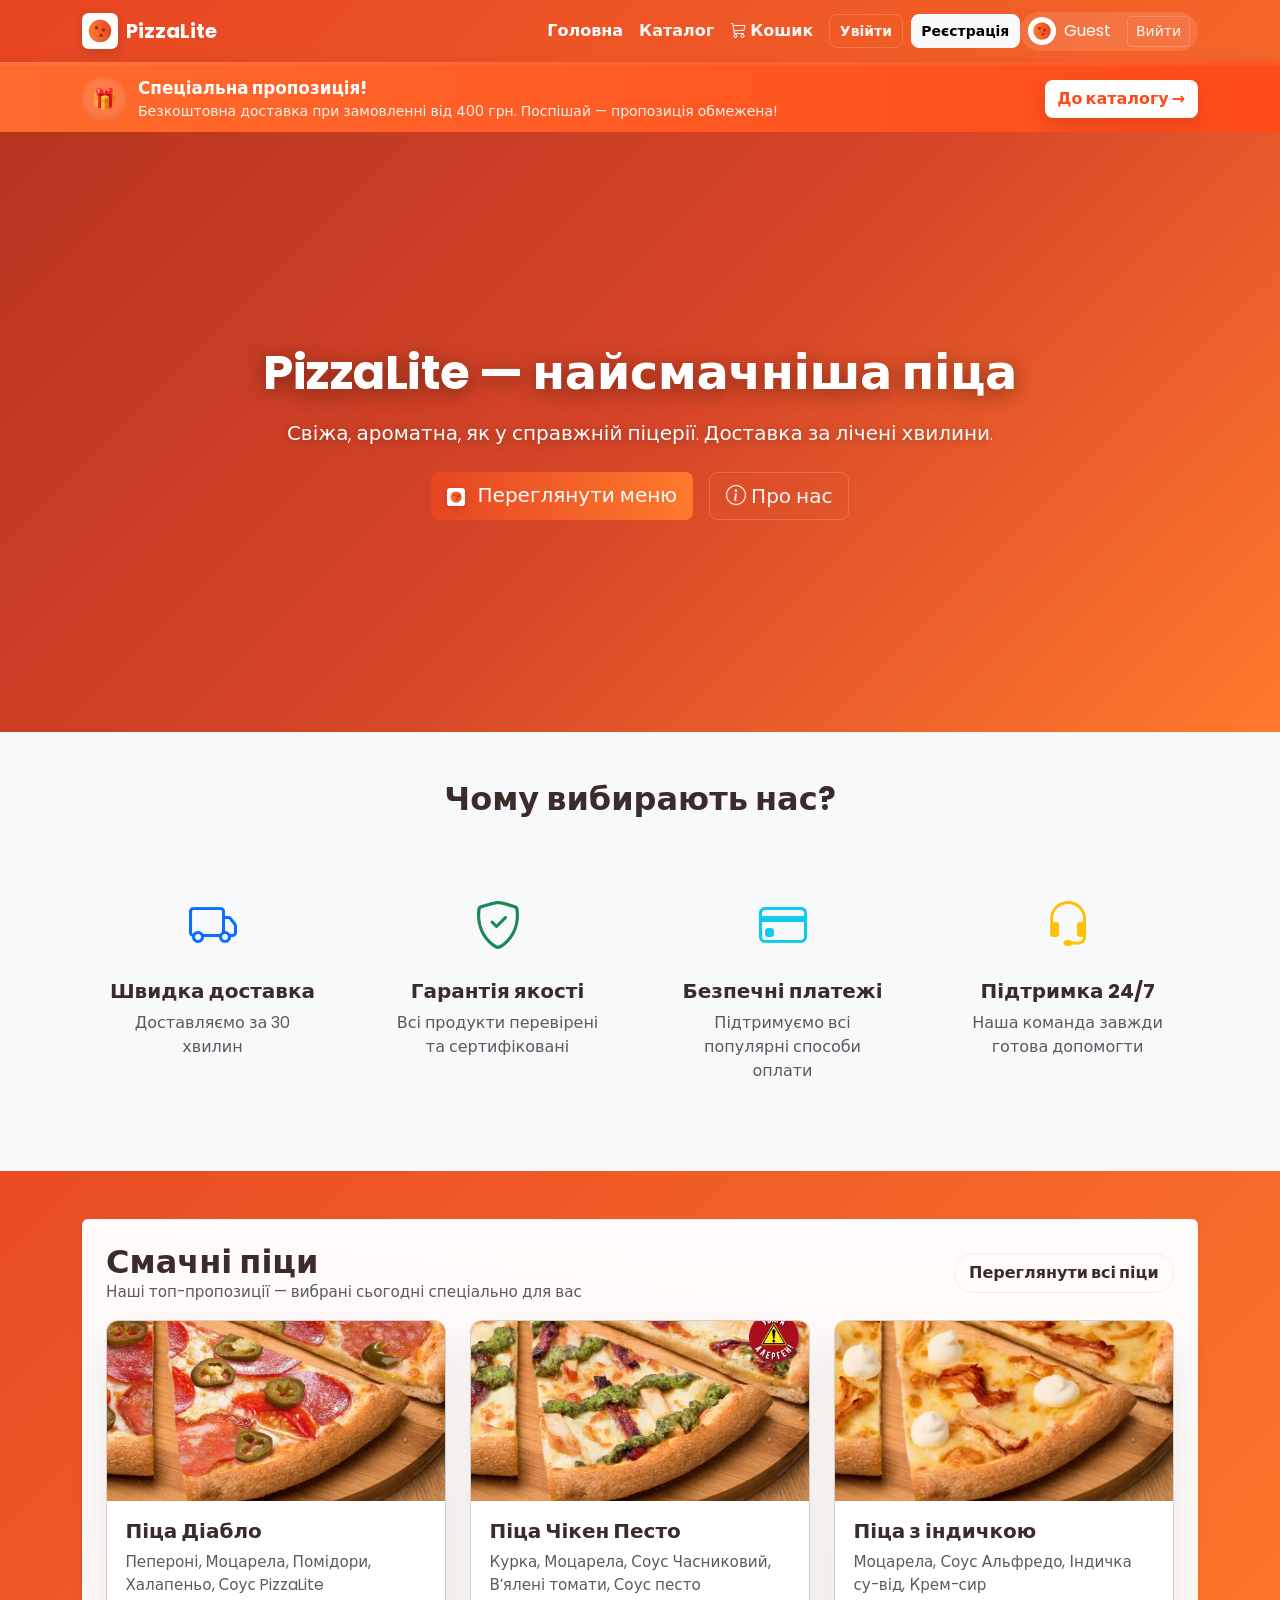
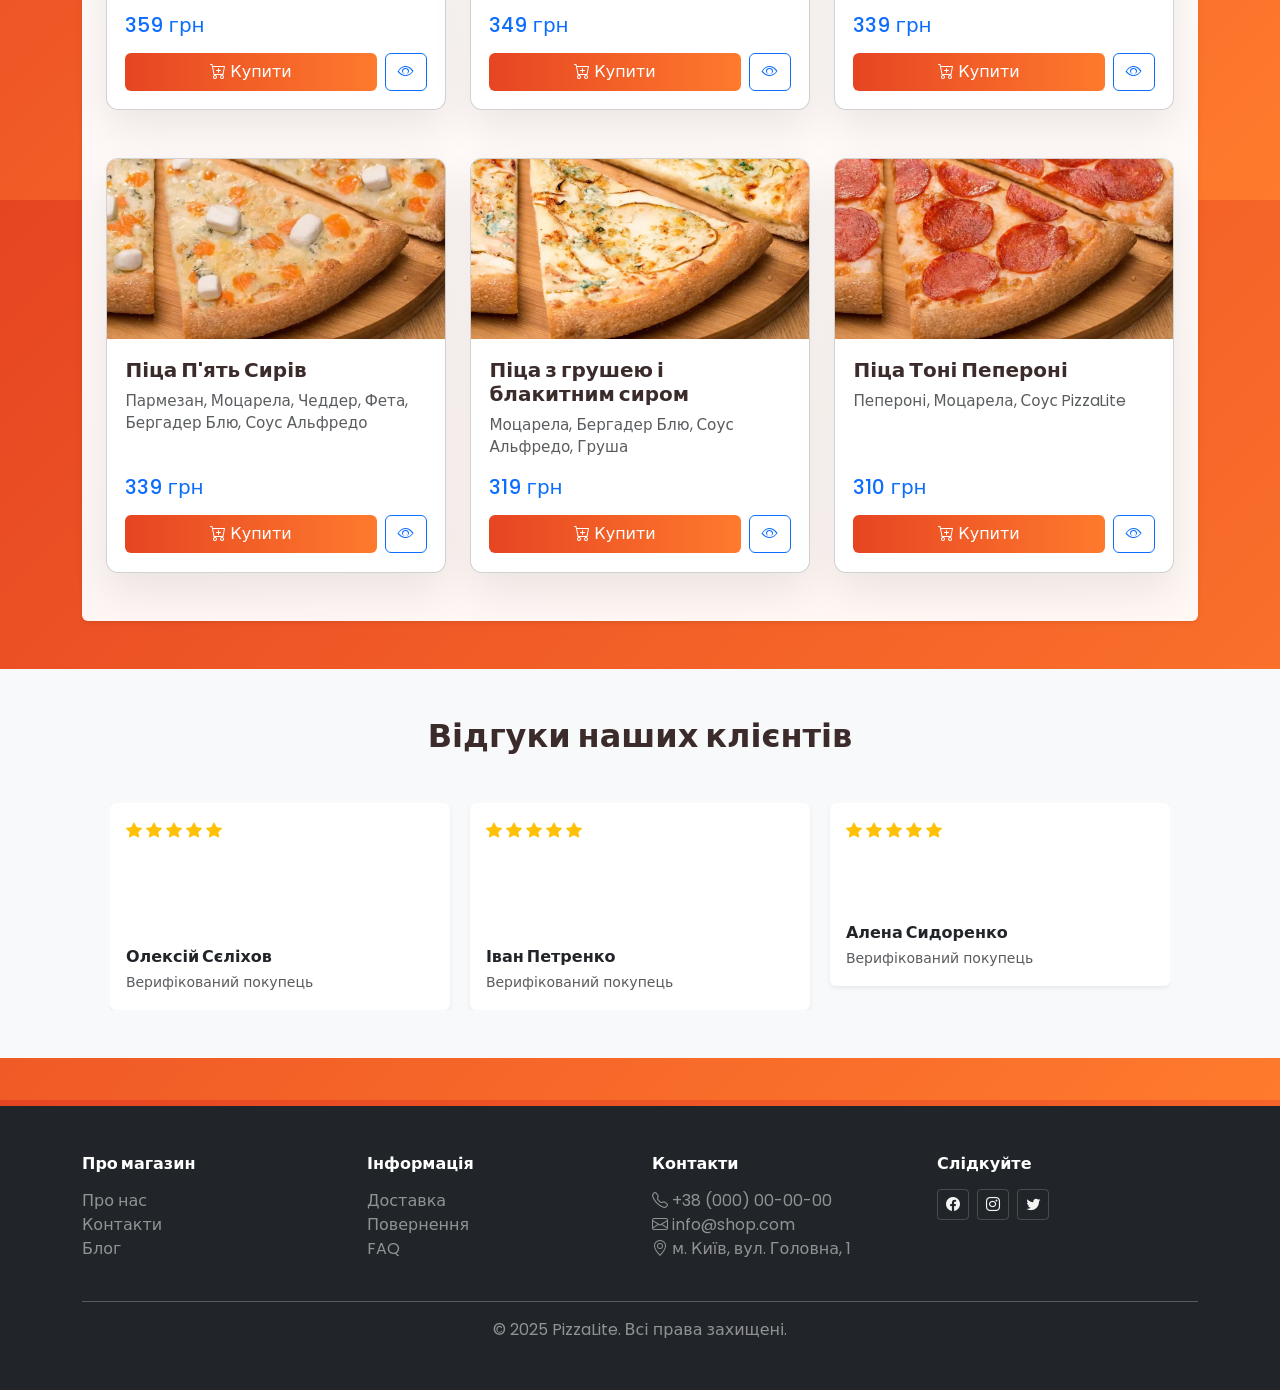
<file: index.html>
<!DOCTYPE html>
<html lang="uk">
<head>
    <meta charset="UTF-8">
    <meta name="viewport" content="width=device-width, initial-scale=1.0">
    <title>PizzaLite - Головна</title>
    <link href="https://cdn.jsdelivr.net/npm/bootstrap@5.3.0/dist/css/bootstrap.min.css" rel="stylesheet">
    <link href="https://fonts.googleapis.com/css2?family=Poppins:wght@300;400;600;700&display=swap" rel="stylesheet">
    <link rel="icon" href="img/favicon.svg" type="image/svg+xml">
    <link rel="stylesheet" href="https://cdn.jsdelivr.net/npm/bootstrap-icons@1.10.0/font/bootstrap-icons.css">
    <link rel="stylesheet" href="https://cdn.jsdelivr.net/npm/swiper@11/swiper-bundle.min.css">
    <link rel="stylesheet" href="styles/style.css">
</head>
<body>
    <!-- Навігація -->
    <nav class="navbar navbar-expand-lg navbar-dark sticky-top" id="mainNavbar">
        <div class="container">
            <a class="navbar-brand fw-bold d-flex align-items-center" href="index.html">
                <img src="img/favicon.svg" alt="PizzaLite" width="36" height="36" style="margin-right:8px;"> 
                PizzaLite
            </a>
            <button class="navbar-toggler" type="button" data-bs-toggle="collapse" data-bs-target="#navbarNav">
                <span class="navbar-toggler-icon"></span>
            </button>
            <div class="collapse navbar-collapse" id="navbarNav">
                <ul class="navbar-nav ms-auto">
                    <li class="nav-item">
                        <a class="nav-link active" href="index.html">Головна</a>
                    </li>
                    <li class="nav-item">
                        <a class="nav-link" href="products.html">Каталог</a>
                    </li>
                    <li class="nav-item">
                        <a class="nav-link" href="cart.html">
                            <i class="bi bi-cart3"></i> Кошик
                            <span class="badge bg-danger" id="cart-count">0</span>
                        </a>
                    </li>
                    <li class="nav-item d-flex align-items-center">
                        <button class="btn btn-outline-light btn-sm nav-login nav-auth-btn">Увійти</button>
                    </li>
                    <li class="nav-item d-flex align-items-center">
                        <button class="btn btn-light btn-sm nav-register nav-auth-btn">Реєстрація</button>
                    </li>
                    <li class="nav-item d-flex align-items-center nav-user" style="display:none">
                        <div class="user-badge">
                            <img src="img/favicon.svg" alt="user">
                            <span class="user-name">Guest</span>
                            <button class="btn btn-sm btn-outline-light ms-2 nav-logout">Вийти</button>
                        </div>
                    </li>
                </ul>
            </div>
        </div>
    </nav>
    <!-- Promo announcement bar -->
    <section class="promo-bar" aria-label="Спеціальна пропозиція"> 
        <div class="container d-flex align-items-center justify-content-between">
            <div class="promo-left d-flex align-items-center">
                <div class="promo-icon" aria-hidden="true">🎁</div>
                <div class="promo-text">
                    <div class="promo-title">Спеціальна пропозиція!</div>
                    <div class="promo-sub small">Безкоштовна доставка при замовленні від 400 грн. Поспішай — пропозиція обмежена!</div>
                </div>
            </div>
            <a class="btn promo-cta" href="products.html">До каталогу &rarr;</a>
        </div>
    </section>

    <!-- Hero Section з фоновим зображенням -->
    <section class="hero-section" style="background: linear-gradient(rgba(0, 0, 0, 0.25), rgba(0, 0, 0, 0.25)), url('https://images.unsplash.com/photo-1548365328-9d3b2d3b8f79?q=80&w=1400&auto=format&fit=crop') center/cover no-repeat; min-height: 600px; display: flex; align-items: center; color: white;">
        <div class="container text-center">
            <h1 class="display-3 fw-bold mb-3">PizzaLite — найсмачніша піца</h1>
            <p class="lead fs-5 mb-4">Свіжа, ароматна, як у справжній піцерії. Доставка за лічені хвилини.</p>
            <div class="d-flex gap-3 justify-content-center">
                <a href="products.html" class="btn btn-primary btn-lg">
                    <img src="img/favicon.svg" alt="" style="width:18px;height:18px;margin-right:8px;filter:drop-shadow(0 2px 4px rgba(0,0,0,0.12));"> Переглянути меню
                </a>
                <a href="#advantages" class="btn btn-outline-light btn-lg">
                    <i class="bi bi-info-circle"></i> Про нас
                </a>
            </div>
        </div>
    </section>

    <!-- Блок переваг -->
    <section id="advantages" class="py-5 bg-light">
        <div class="container">
            <h2 class="text-center mb-5 fw-bold">Чому вибирають нас?</h2>
            <div class="row g-4">
                <div class="col-md-6 col-lg-3">
                    <div class="text-center p-4 h-100 border-0">
                        <div class="mb-3">
                            <i class="bi bi-truck text-primary" style="font-size: 3rem;"></i>
                        </div>
                        <h5 class="fw-bold">Швидка доставка</h5>
                        <p class="text-muted">Доставляємо за 30 хвилин</p>
                    </div>
                </div>
                <div class="col-md-6 col-lg-3">
                    <div class="text-center p-4 h-100 border-0">
                        <div class="mb-3">
                            <i class="bi bi-shield-check text-success" style="font-size: 3rem;"></i>
                        </div>
                        <h5 class="fw-bold">Гарантія якості</h5>
                        <p class="text-muted">Всі продукти перевірені та сертифіковані</p>
                    </div>
                </div>
                <div class="col-md-6 col-lg-3">
                    <div class="text-center p-4 h-100 border-0">
                        <div class="mb-3">
                            <i class="bi bi-credit-card text-info" style="font-size: 3rem;"></i>
                        </div>
                        <h5 class="fw-bold">Безпечні платежі</h5>
                        <p class="text-muted">Підтримуємо всі популярні способи оплати</p>
                    </div>
                </div>
                <div class="col-md-6 col-lg-3">
                    <div class="text-center p-4 h-100 border-0">
                        <div class="mb-3">
                            <i class="bi bi-headset text-warning" style="font-size: 3rem;"></i>
                        </div>
                        <h5 class="fw-bold">Підтримка 24/7</h5>
                        <p class="text-muted">Наша команда завжди готова допомогти</p>
                    </div>
                </div>
            </div>
        </div>
    </section>

    <!-- Популярні товари (основна зона) -->
    <section class="py-5 main-products">
        <div class="container">
            <div class="products-panel p-4 rounded shadow-sm">
                <div class="d-flex align-items-center justify-content-between mb-3">
                    <div>
                        <h2 class="mb-0 fw-bold">Смачні піци</h2>
                        <p class="section-subtitle text-muted mb-0">Наші топ-пропозиції — вибрані сьогодні спеціально для вас</p>
                    </div>
                    <div>
                        <a href="products.html" class="btn btn-outline-dark view-all">
                            Переглянути всі піци
                        </a>
                    </div>
                </div>

                <div class="row g-4" id="products-list">
                    <!-- Товари будуть додані через JavaScript -->
                </div>
            </div>
        </div>
    </section>

    <!-- Swiper з відгуками -->
    <section class="py-5 bg-light">
        <div class="container">
            <h2 class="text-center mb-5 fw-bold">Відгуки наших клієнтів</h2>
            <div class="swiper reviewsSwiper" style="max-width: 1400px; width: 95%; margin: 0 auto;">
                <div class="swiper-wrapper">
                    <div class="swiper-slide">
                        <div class="card border-0 shadow-sm h-100">
                            <div class="card-body">
                                <div class="d-flex gap-1 mb-3">
                                    <i class="bi bi-star-fill text-warning"></i>
                                    <i class="bi bi-star-fill text-warning"></i>
                                    <i class="bi bi-star-fill text-warning"></i>
                                    <i class="bi bi-star-fill text-warning"></i>
                                    <i class="bi bi-star-fill text-warning"></i>
                                </div>
                                <p class="card-text mb-3">"Відмінний магазин! Товари якісні, доставка піци дуже швидка. Всім дуже доволені!"</p>
                                <h6 class="card-title fw-bold mb-1">Олексій Сєліхов</h6>
                                <small class="text-muted">Верифікований покупець</small>
                            </div>
                        </div>
                    </div>
                    <div class="swiper-slide">
                        <div class="card border-0 shadow-sm h-100">
                            <div class="card-body">
                                <div class="d-flex gap-1 mb-3">
                                    <i class="bi bi-star-fill text-warning"></i>
                                    <i class="bi bi-star-fill text-warning"></i>
                                    <i class="bi bi-star-fill text-warning"></i>
                                    <i class="bi bi-star-fill text-warning"></i>
                                    <i class="bi bi-star-fill text-warning"></i>
                                </div>
                                <p class="card-text mb-3">"Купував кілька разів, завжди задоволений. Рекомендую всім своїм друзям!"</p>
                                <h6 class="card-title fw-bold mb-1">Іван Петренко</h6>
                                <small class="text-muted">Верифікований покупець</small>
                            </div>
                        </div>
                    </div>
                    <div class="swiper-slide">
                        <div class="card border-0 shadow-sm h-100">
                            <div class="card-body">
                                <div class="d-flex gap-1 mb-3">
                                    <i class="bi bi-star-fill text-warning"></i>
                                    <i class="bi bi-star-fill text-warning"></i>
                                    <i class="bi bi-star-fill text-warning"></i>
                                    <i class="bi bi-star-fill text-warning"></i>
                                    <i class="bi bi-star-fill text-warning"></i>
                                </div>
                                <p class="card-text mb-3">"Супер! Гарні ціни, добра якість і ввічливий персонал. Дякую!"</p>
                                <h6 class="card-title fw-bold mb-1">Алена Сидоренко</h6>
                                <small class="text-muted">Верифікований покупець</small>
                            </div>
                        </div>
                    </div>
                    <div class="swiper-slide">
                        <div class="card border-0 shadow-sm h-100">
                            <div class="card-body">
                                <div class="d-flex gap-1 mb-3">
                                    <i class="bi bi-star-fill text-warning"></i>
                                    <i class="bi bi-star-fill text-warning"></i>
                                    <i class="bi bi-star-fill text-warning"></i>
                                    <i class="bi bi-star-fill text-warning"></i>
                                    <i class="bi bi-star-fill text-warning"></i>
                                </div>
                                <p class="card-text mb-3">"Найкращий вибір товарів! Часто роблять хорошу знижку. Лайк!"</p>
                                <h6 class="card-title fw-bold mb-1">Дмитро Волков</h6>
                                <small class="text-muted">Верифікований покупець</small>
                            </div>
                        </div>
                    </div>
                </div>
                <!-- пагінацію/кнопки видалено -->
            </div>
        </div>
    </section>

    <!-- Футер -->
    <footer class="bg-dark text-white py-5 mt-5">
        <div class="container">
            <div class="row mb-4">
                <div class="col-md-3 mb-4 mb-md-0">
                    <h6 class="fw-bold mb-3">Про магазин</h6>
                    <ul class="list-unstyled">
                        <li><a href="#" class="text-white-50 text-decoration-none">Про нас</a></li>
                        <li><a href="#" class="text-white-50 text-decoration-none">Контакти</a></li>
                        <li><a href="#" class="text-white-50 text-decoration-none">Блог</a></li>
                    </ul>
                </div>
                <div class="col-md-3 mb-4 mb-md-0">
                    <h6 class="fw-bold mb-3">Інформація</h6>
                    <ul class="list-unstyled">
                        <li><a href="#" class="text-white-50 text-decoration-none">Доставка</a></li>
                        <li><a href="#" class="text-white-50 text-decoration-none">Повернення</a></li>
                        <li><a href="#" class="text-white-50 text-decoration-none">FAQ</a></li>
                    </ul>
                </div>
                <div class="col-md-3 mb-4 mb-md-0">
                    <h6 class="fw-bold mb-3">Контакти</h6>
                    <ul class="list-unstyled">
                        <li class="text-white-50"><i class="bi bi-telephone"></i> +38 (000) 00-00-00</li>
                        <li class="text-white-50"><i class="bi bi-envelope"></i> info@shop.com</li>
                        <li class="text-white-50"><i class="bi bi-geo-alt"></i> м. Київ, вул. Головна, 1</li>
                    </ul>
                </div>
                <div class="col-md-3">
                    <h6 class="fw-bold mb-3">Слідкуйте</h6>
                    <div class="d-flex gap-2">
                        <a href="#" class="btn btn-outline-light btn-sm"><i class="bi bi-facebook"></i></a>
                        <a href="#" class="btn btn-outline-light btn-sm"><i class="bi bi-instagram"></i></a>
                        <a href="#" class="btn btn-outline-light btn-sm"><i class="bi bi-twitter"></i></a>
                    </div>
                </div>
            </div>
            <hr class="bg-white-50">
            <div class="text-center text-white-50">
                <p class="mb-0">&copy; 2025 PizzaLite. Всі права захищені.</p>
            </div>
        </div>
    </footer>

        <!-- Login Modal -->
        <div class="modal fade auth-modal" id="loginModal" tabindex="-1" aria-hidden="true">
            <div class="modal-dialog modal-dialog-centered">
                <div class="modal-content">
                    <div class="modal-header">
                        <h5 class="modal-title">Вхід в PizzaLite</h5>
                        <button type="button" class="btn-close" data-bs-dismiss="modal" aria-label="Close"></button>
                    </div>
                    <div class="modal-body">
                        <form id="login-form">
                            <div class="mb-3">
                                <label class="form-label">Email</label>
                                <input id="login-email" class="form-control" type="email" required>
                            </div>
                            <div class="mb-3">
                                <label class="form-label">Пароль</label>
                                <input id="login-pass" class="form-control" type="password" required>
                            </div>
                            <div class="d-flex justify-content-end">
                                <button class="btn btn-secondary me-2" type="button" data-bs-dismiss="modal">Скасувати</button>
                                <button class="btn btn-primary" type="submit">Увійти</button>
                            </div>
                        </form>
                    </div>
                </div>
            </div>
        </div>

        <!-- Register Modal -->
        <div class="modal fade auth-modal" id="registerModal" tabindex="-1" aria-hidden="true">
            <div class="modal-dialog modal-dialog-centered">
                <div class="modal-content">
                    <div class="modal-header">
                        <h5 class="modal-title">Реєстрація в PizzaLite</h5>
                        <button type="button" class="btn-close" data-bs-dismiss="modal" aria-label="Close"></button>
                    </div>
                    <div class="modal-body">
                        <form id="register-form">
                            <div class="mb-3">
                                <label class="form-label">Ім'я</label>
                                <input id="reg-name" class="form-control" type="text" required>
                            </div>
                            <div class="mb-3">
                                <label class="form-label">Email</label>
                                <input id="reg-email" class="form-control" type="email" required>
                            </div>
                            <div class="mb-3">
                                <label class="form-label">Пароль</label>
                                <input id="reg-pass" class="form-control" type="password" required>
                            </div>
                            <div class="d-flex justify-content-end">
                                <button class="btn btn-secondary me-2" type="button" data-bs-dismiss="modal">Скасувати</button>
                                <button class="btn btn-primary" type="submit">Зареєструватись</button>
                            </div>
                        </form>
                    </div>
                </div>
            </div>
        </div>

    <script src="https://cdn.jsdelivr.net/npm/bootstrap@5.3.0/dist/js/bootstrap.bundle.min.js"></script>
    <script src="https://cdn.jsdelivr.net/npm/swiper@11/swiper-bundle.min.js"></script>
    <script src="scripts/cart.js"></script>
    <script src="scripts/script.js"></script>
    <script src="scripts/auth.js"></script>
    <script>
        // Ініціалізація Swiper для відгуків — автоскрол раз на 4 секунди, без пагінації/навігації, з циклом
        const swiper = new Swiper('.reviewsSwiper', {
            slidesPerView: 1,
            spaceBetween: 20,
            loop: true,
            autoplay: {
                delay: 4000,
                disableOnInteraction: false,
            },
            breakpoints: {
                768: {
                    slidesPerView: 2,
                },
                1024: {
                    slidesPerView: 3,
                }
            }
        });
    </script>
</body>
</html>
</file>
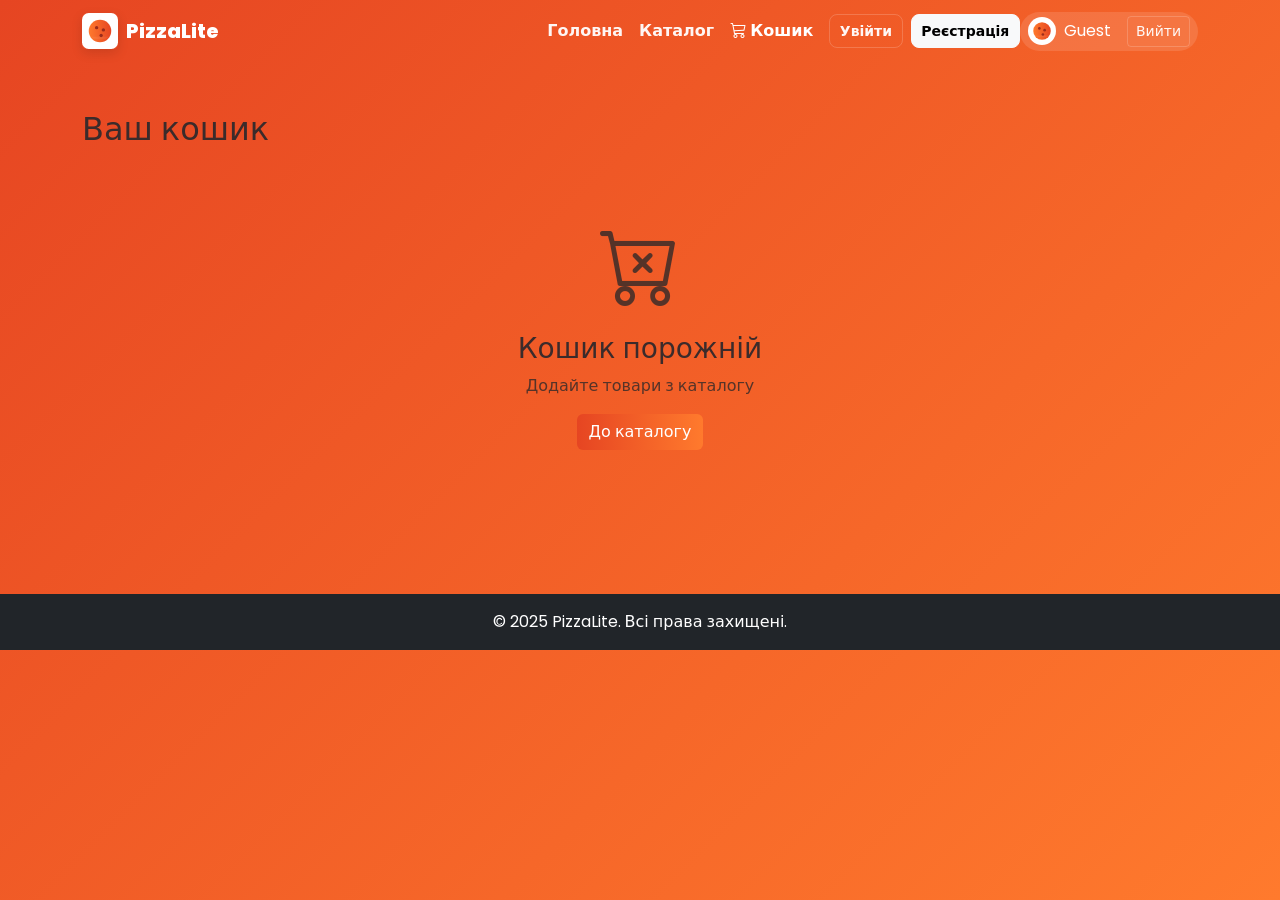
<file: cart.html>
<!DOCTYPE html>
<html lang="uk">
<head>
    <meta charset="UTF-8">
    <meta name="viewport" content="width=device-width, initial-scale=1.0">
    <title>Кошик - PizzaLite</title>
    <link href="https://cdn.jsdelivr.net/npm/bootstrap@5.3.0/dist/css/bootstrap.min.css" rel="stylesheet">
    <link href="https://fonts.googleapis.com/css2?family=Poppins:wght@300;400;600;700&display=swap" rel="stylesheet">
    <link rel="icon" href="img/favicon.svg" type="image/svg+xml">
    <link rel="stylesheet" href="https://cdn.jsdelivr.net/npm/bootstrap-icons@1.10.0/font/bootstrap-icons.css">
    <link rel="stylesheet" href="styles/style.css">
</head>
<body>
    <!-- Навігація -->
    <nav class="navbar navbar-expand-lg navbar-dark sticky-top" id="mainNavbar">
        <div class="container">
            <a class="navbar-brand d-flex align-items-center" href="index.html">
                <img src="img/favicon.svg" alt="PizzaLite" width="36" height="36" style="margin-right:8px"> PizzaLite
            </a>
            <button class="navbar-toggler" type="button" data-bs-toggle="collapse" data-bs-target="#navbarNav">
                <span class="navbar-toggler-icon"></span>
            </button>
            <div class="collapse navbar-collapse" id="navbarNav">
                <ul class="navbar-nav ms-auto">
                    <li class="nav-item">
                        <a class="nav-link" href="index.html">Головна</a>
                    </li>
                    <li class="nav-item">
                        <a class="nav-link" href="products.html">Каталог</a>
                    </li>
                    <li class="nav-item">
                        <a class="nav-link active" href="cart.html">
                            <i class="bi bi-cart3"></i> Кошик
                            <span class="badge bg-danger" id="cart-count">0</span>
                        </a>
                    </li>
                    <li class="nav-item d-flex align-items-center">
                        <button class="btn btn-outline-light btn-sm nav-login nav-auth-btn">Увійти</button>
                    </li>
                    <li class="nav-item d-flex align-items-center">
                        <button class="btn btn-light btn-sm nav-register nav-auth-btn">Реєстрація</button>
                    </li>
                    <li class="nav-item d-flex align-items-center nav-user" style="display:none">
                        <div class="user-badge">
                            <img src="img/favicon.svg" alt="user">
                            <span class="user-name">Guest</span>
                            <button class="btn btn-sm btn-outline-light ms-2 nav-logout">Вийти</button>
                        </div>
                    </li>
                </ul>
            </div>
        </div>
    </nav>

    <!-- Кошик -->
    <section class="py-5">
        <div class="container">
            <h2 class="mb-4">Ваш кошик</h2>
            
            <div id="cart-content">
                <!-- Вміст кошика буде додано через JavaScript -->
            </div>

            <!-- Пустий кошик -->
            <div id="empty-cart" class="text-center py-5" style="display: none;">
                <i class="bi bi-cart-x display-1 text-muted"></i>
                <h3 class="mt-3">Кошик порожній</h3>
                <p class="text-muted">Додайте товари з каталогу</p>
                <a href="products.html" class="btn btn-primary">До каталогу</a>
            </div>

            <!-- Підсумок замовлення -->
            <div id="cart-summary" class="row mt-4" style="display: none;">
                <div class="col-md-6 ms-auto">
                    <div class="card">
                        <div class="card-body">
                            <h5 class="card-title">Підсумок замовлення</h5>
                            <hr>
                            <div class="d-flex justify-content-between mb-2">
                                <span>Товарів:</span>
                                <span id="total-items">0</span>
                            </div>
                            <div class="d-flex justify-content-between mb-3">
                                <strong>Загальна сума:</strong>
                                <strong id="total-price">0 грн</strong>
                            </div>
                            <button class="btn btn-success w-100" onclick="alert('Дякуємо за замовлення!')">
                                Оформити замовлення
                            </button>
                            <button class="btn btn-outline-danger w-100 mt-2" id="clear-cart">
                                Очистити кошик
                            </button>
                        </div>
                    </div>
                </div>
            </div>
        </div>
    </section>

    <!-- Футер -->
    <footer class="bg-dark text-white text-center py-3 mt-5">
        <div class="container">
            <p class="mb-0">&copy; 2025 PizzaLite. Всі права захищені.</p>
        </div>
    </footer>

        <!-- Login Modal -->
        <div class="modal fade auth-modal" id="loginModal" tabindex="-1" aria-hidden="true">
            <div class="modal-dialog modal-dialog-centered">
                <div class="modal-content">
                    <div class="modal-header">
                        <h5 class="modal-title">Вхід в PizzaLite</h5>
                        <button type="button" class="btn-close" data-bs-dismiss="modal" aria-label="Close"></button>
                    </div>
                    <div class="modal-body">
                        <form id="login-form">
                            <div class="mb-3">
                                <label class="form-label">Email</label>
                                <input id="login-email" class="form-control" type="email" required>
                            </div>
                            <div class="mb-3">
                                <label class="form-label">Пароль</label>
                                <input id="login-pass" class="form-control" type="password" required>
                            </div>
                            <div class="d-flex justify-content-end">
                                <button class="btn btn-secondary me-2" type="button" data-bs-dismiss="modal">Скасувати</button>
                                <button class="btn btn-primary" type="submit">Увійти</button>
                            </div>
                        </form>
                    </div>
                </div>
            </div>
        </div>

        <!-- Register Modal -->
        <div class="modal fade auth-modal" id="registerModal" tabindex="-1" aria-hidden="true">
            <div class="modal-dialog modal-dialog-centered">
                <div class="modal-content">
                    <div class="modal-header">
                        <h5 class="modal-title">Реєстрація в PizzaLite</h5>
                        <button type="button" class="btn-close" data-bs-dismiss="modal" aria-label="Close"></button>
                    </div>
                    <div class="modal-body">
                        <form id="register-form">
                            <div class="mb-3">
                                <label class="form-label">Ім'я</label>
                                <input id="reg-name" class="form-control" type="text" required>
                            </div>
                            <div class="mb-3">
                                <label class="form-label">Email</label>
                                <input id="reg-email" class="form-control" type="email" required>
                            </div>
                            <div class="mb-3">
                                <label class="form-label">Пароль</label>
                                <input id="reg-pass" class="form-control" type="password" required>
                            </div>
                            <div class="d-flex justify-content-end">
                                <button class="btn btn-secondary me-2" type="button" data-bs-dismiss="modal">Скасувати</button>
                                <button class="btn btn-primary" type="submit">Зареєструватись</button>
                            </div>
                        </form>
                    </div>
                </div>
            </div>
        </div>

    <script src="https://cdn.jsdelivr.net/npm/bootstrap@5.3.0/dist/js/bootstrap.bundle.min.js"></script>
    <script src="scripts/cart.js"></script>
    <script src="scripts/cart-page.js"></script>
    <script src="scripts/auth.js"></script>
</body>
</html>
</file>
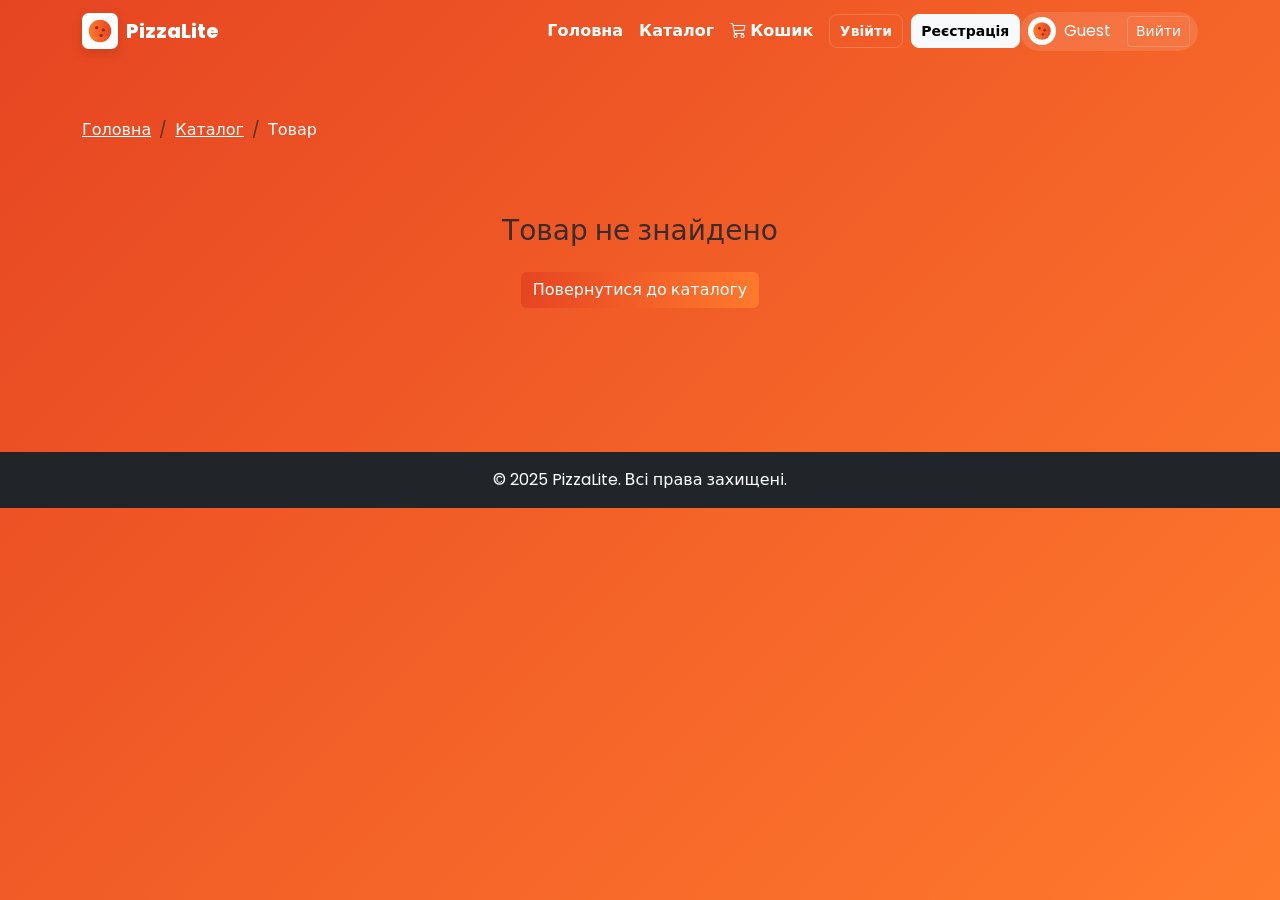
<file: product.html>
<!DOCTYPE html>
<html lang="uk">
<head>
    <meta charset="UTF-8">
    <meta name="viewport" content="width=device-width, initial-scale=1.0">
    <title>Товар - PizzaLite</title>
    <link href="https://cdn.jsdelivr.net/npm/bootstrap@5.3.0/dist/css/bootstrap.min.css" rel="stylesheet">
    <link href="https://fonts.googleapis.com/css2?family=Poppins:wght@300;400;600;700&display=swap" rel="stylesheet">
    <link rel="icon" href="img/favicon.svg" type="image/svg+xml">
    <link rel="stylesheet" href="https://cdn.jsdelivr.net/npm/bootstrap-icons@1.10.0/font/bootstrap-icons.css">
    <link rel="stylesheet" href="styles/style.css">
</head>
<body>
    <!-- Навігація -->
    <nav class="navbar navbar-expand-lg navbar-dark sticky-top" id="mainNavbar">
        <div class="container">
            <a class="navbar-brand d-flex align-items-center" href="index.html">
                <img src="img/favicon.svg" alt="PizzaLite" width="36" height="36" style="margin-right:8px"> PizzaLite
            </a>
            <button class="navbar-toggler" type="button" data-bs-toggle="collapse" data-bs-target="#navbarNav">
                <span class="navbar-toggler-icon"></span>
            </button>
            <div class="collapse navbar-collapse" id="navbarNav">
                <ul class="navbar-nav ms-auto">
                    <li class="nav-item">
                        <a class="nav-link" href="index.html">Головна</a>
                    </li>
                    <li class="nav-item">
                        <a class="nav-link" href="products.html">Каталог</a>
                    </li>
                    <li class="nav-item">
                        <a class="nav-link" href="cart.html">
                            <i class="bi bi-cart3"></i> Кошик
                            <span class="badge bg-danger" id="cart-count">0</span>
                        </a>
                    </li>
                    <li class="nav-item d-flex align-items-center">
                        <button class="btn btn-outline-light btn-sm nav-login nav-auth-btn">Увійти</button>
                    </li>
                    <li class="nav-item d-flex align-items-center">
                        <button class="btn btn-light btn-sm nav-register nav-auth-btn">Реєстрація</button>
                    </li>
                    <li class="nav-item d-flex align-items-center nav-user" style="display:none">
                        <div class="user-badge">
                            <img src="img/favicon.svg" alt="user">
                            <span class="user-name">Guest</span>
                            <button class="btn btn-sm btn-outline-light ms-2 nav-logout">Вийти</button>
                        </div>
                    </li>
                </ul>
            </div>
        </div>
    </nav>

    <!-- Деталі товару -->
    <section class="py-5">
        <div class="container">
            <nav aria-label="breadcrumb">
                <ol class="breadcrumb">
                    <li class="breadcrumb-item"><a href="index.html">Головна</a></li>
                    <li class="breadcrumb-item"><a href="products.html">Каталог</a></li>
                    <li class="breadcrumb-item active" id="breadcrumb-title">Товар</li>
                </ol>
            </nav>

            <div class="row" id="product-details">
                <!-- Деталі товару будуть додані через JavaScript -->
            </div>
        </div>
    </section>

    <!-- Футер -->
    <footer class="bg-dark text-white text-center py-3 mt-5">
        <div class="container">
            <p class="mb-0">&copy; 2025 PizzaLite. Всі права захищені.</p>
        </div>
    </footer>

        <!-- Login Modal -->
        <div class="modal fade auth-modal" id="loginModal" tabindex="-1" aria-hidden="true">
            <div class="modal-dialog modal-dialog-centered">
                <div class="modal-content">
                    <div class="modal-header">
                        <h5 class="modal-title">Вхід в PizzaLite</h5>
                        <button type="button" class="btn-close" data-bs-dismiss="modal" aria-label="Close"></button>
                    </div>
                    <div class="modal-body">
                        <form id="login-form">
                            <div class="mb-3">
                                <label class="form-label">Email</label>
                                <input id="login-email" class="form-control" type="email" required>
                            </div>
                            <div class="mb-3">
                                <label class="form-label">Пароль</label>
                                <input id="login-pass" class="form-control" type="password" required>
                            </div>
                            <div class="d-flex justify-content-end">
                                <button class="btn btn-secondary me-2" type="button" data-bs-dismiss="modal">Скасувати</button>
                                <button class="btn btn-primary" type="submit">Увійти</button>
                            </div>
                        </form>
                    </div>
                </div>
            </div>
        </div>

        <!-- Register Modal -->
        <div class="modal fade auth-modal" id="registerModal" tabindex="-1" aria-hidden="true">
            <div class="modal-dialog modal-dialog-centered">
                <div class="modal-content">
                    <div class="modal-header">
                        <h5 class="modal-title">Реєстрація в PizzaLite</h5>
                        <button type="button" class="btn-close" data-bs-dismiss="modal" aria-label="Close"></button>
                    </div>
                    <div class="modal-body">
                        <form id="register-form">
                            <div class="mb-3">
                                <label class="form-label">Ім'я</label>
                                <input id="reg-name" class="form-control" type="text" required>
                            </div>
                            <div class="mb-3">
                                <label class="form-label">Email</label>
                                <input id="reg-email" class="form-control" type="email" required>
                            </div>
                            <div class="mb-3">
                                <label class="form-label">Пароль</label>
                                <input id="reg-pass" class="form-control" type="password" required>
                            </div>
                            <div class="d-flex justify-content-end">
                                <button class="btn btn-secondary me-2" type="button" data-bs-dismiss="modal">Скасувати</button>
                                <button class="btn btn-primary" type="submit">Зареєструватись</button>
                            </div>
                        </form>
                    </div>
                </div>
            </div>
        </div>

    <script src="https://cdn.jsdelivr.net/npm/bootstrap@5.3.0/dist/js/bootstrap.bundle.min.js"></script>
    <script src="scripts/cart.js"></script>
    <script src="scripts/product.js"></script>
    <script src="scripts/auth.js"></script>
</body>
</html>
</file>
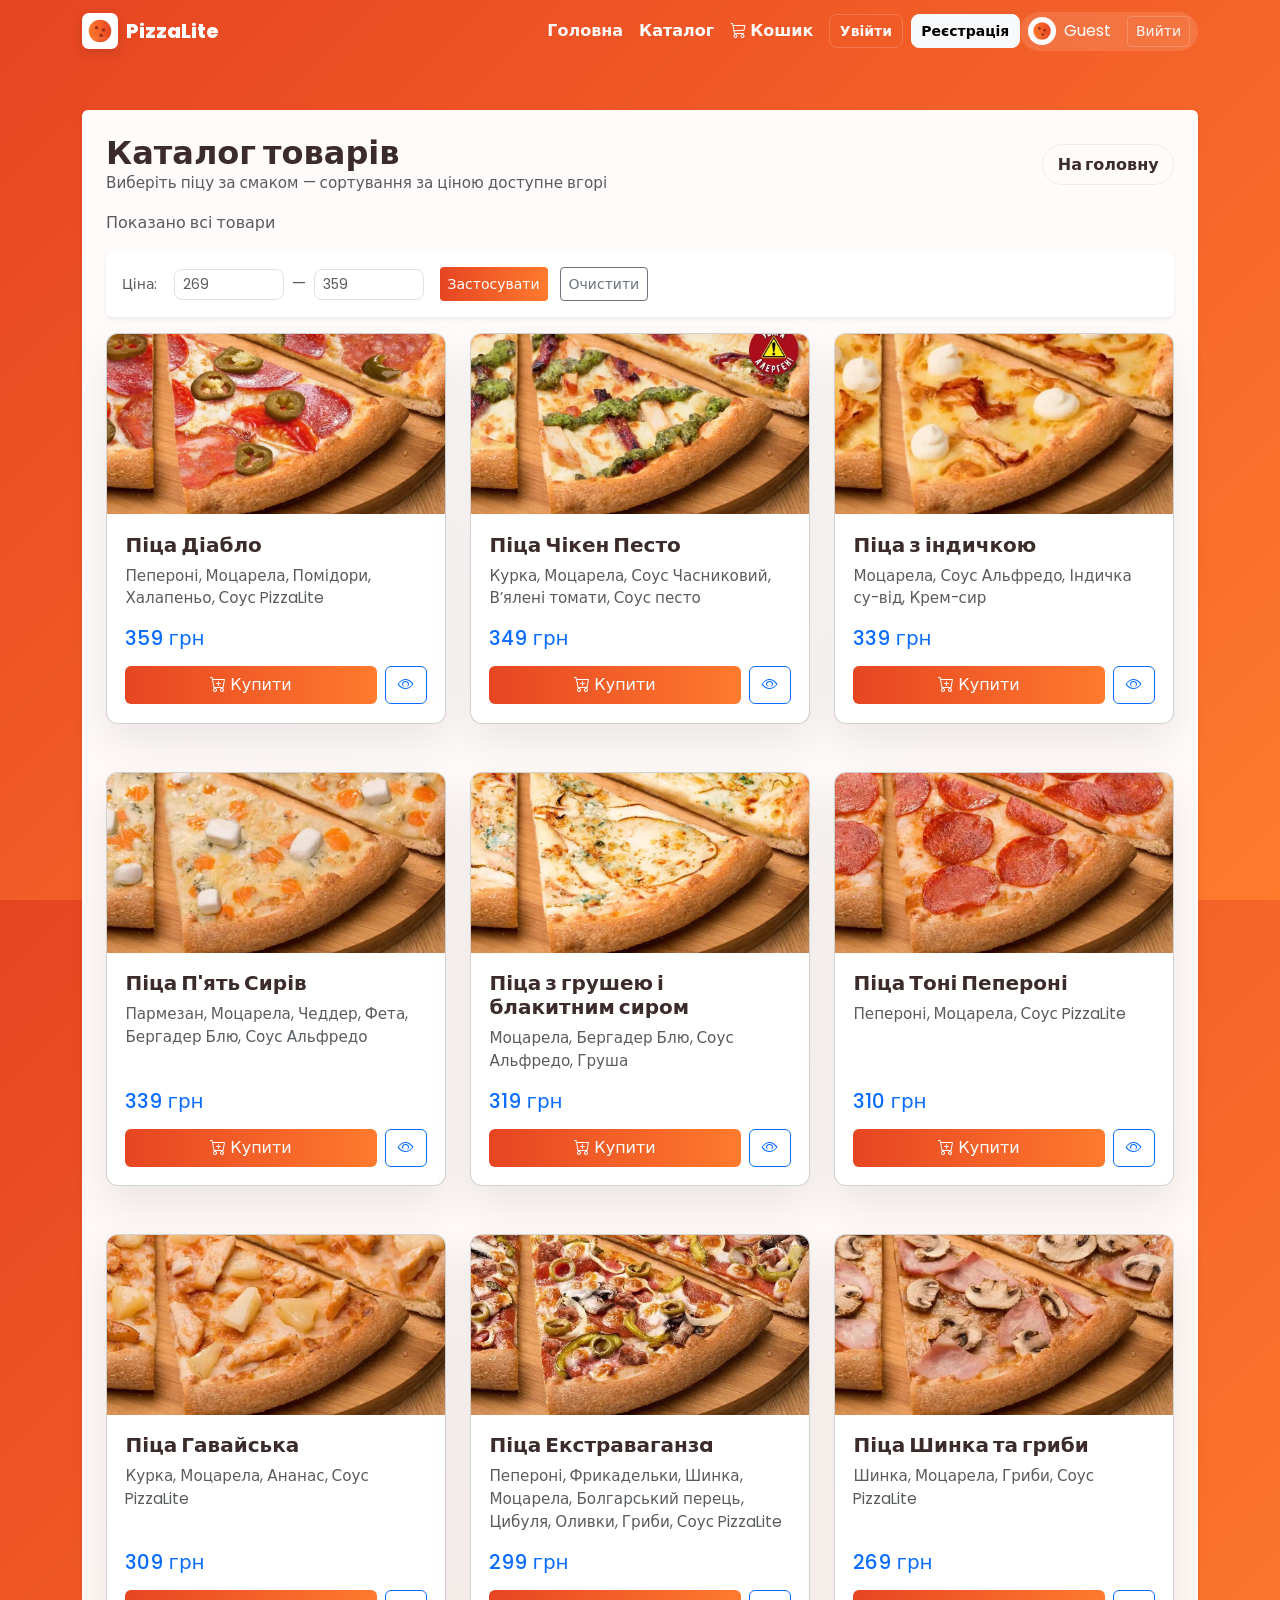
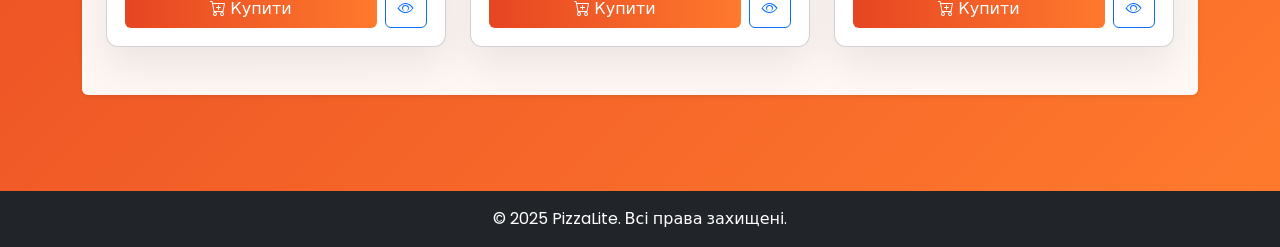
<file: products.html>
<!DOCTYPE html>
<html lang="uk">
<head>
    <meta charset="UTF-8">
    <meta name="viewport" content="width=device-width, initial-scale=1.0">
    <title>Каталог товарів - PizzaLite</title>
    <link href="https://cdn.jsdelivr.net/npm/bootstrap@5.3.0/dist/css/bootstrap.min.css" rel="stylesheet">
    <link href="https://fonts.googleapis.com/css2?family=Poppins:wght@300;400;600;700&display=swap" rel="stylesheet">
    <link rel="icon" href="img/favicon.svg" type="image/svg+xml">
    <link rel="stylesheet" href="https://cdn.jsdelivr.net/npm/bootstrap-icons@1.10.0/font/bootstrap-icons.css">
    <link rel="stylesheet" href="styles/style.css">
</head>
<body>
    <!-- Навігація -->
    <nav class="navbar navbar-expand-lg navbar-dark sticky-top" id="mainNavbar">
        <div class="container">
            <a class="navbar-brand d-flex align-items-center" href="index.html">
                <img src="img/favicon.svg" alt="PizzaLite" width="36" height="36" style="margin-right:8px"> PizzaLite
            </a>
            <button class="navbar-toggler" type="button" data-bs-toggle="collapse" data-bs-target="#navbarNav">
                <span class="navbar-toggler-icon"></span>
            </button>
            <div class="collapse navbar-collapse" id="navbarNav">
                <ul class="navbar-nav ms-auto">
                    <li class="nav-item">
                        <a class="nav-link" href="index.html">Головна</a>
                    </li>
                    <li class="nav-item">
                        <a class="nav-link active" href="products.html">Каталог</a>
                    </li>
                    <li class="nav-item">
                        <a class="nav-link" href="cart.html">
                            <i class="bi bi-cart3"></i> Кошик
                        </a>
                    </li>
                    <li class="nav-item d-flex align-items-center">
                        <button class="btn btn-outline-light btn-sm nav-login nav-auth-btn">Увійти</button>
                    </li>
                    <li class="nav-item d-flex align-items-center">
                        <button class="btn btn-light btn-sm nav-register nav-auth-btn">Реєстрація</button>
                    </li>
                    <li class="nav-item d-flex align-items-center nav-user" style="display:none">
                        <div class="user-badge">
                            <img src="img/favicon.svg" alt="user">
                            <span class="user-name">Guest</span>
                            <button class="btn btn-sm btn-outline-light ms-2 nav-logout">Вийти</button>
                        </div>
                    </li>
                </ul>
            </div>
        </div>
    </nav>

    <!-- Фільтри (ліворуч) і каталог (праворуч) — стилізована панель як на головній -->
    <section class="py-5 main-products">
        <div class="container">
            <div class="products-panel p-4 rounded shadow-sm">
                <div class="d-flex align-items-center justify-content-between mb-3">
                    <div>
                        <h2 class="mb-0 fw-bold">Каталог товарів</h2>
                        <p class="section-subtitle text-muted mb-0">Виберіть піцу за смаком — сортування за ціною доступне вгорі</p>
                    </div>
                    <div>
                        <a href="index.html" class="btn btn-outline-dark view-all">На головну</a>
                    </div>
                </div>

                <div class="d-flex justify-content-between align-items-center mb-3">
                    <div id="results-info" class="text-muted">Показано всі товари</div>
                    <!-- Місце для швидкого сортування (якщо хочете дублювати) -->
                </div>

                <!-- Компактний фільтр по ціні (не заважає, можна приховати) -->
                <div class="price-filter mb-3 p-3 rounded shadow-sm bg-white">
                    <div class="d-flex gap-2 align-items-center flex-wrap">
                        <label class="mb-0 me-2 text-muted small">Ціна:</label>
                        <input type="number" id="price-min-inline" class="form-control form-control-sm" placeholder="мін" min="0" style="width:110px">
                        <span class="text-muted">—</span>
                        <input type="number" id="price-max-inline" class="form-control form-control-sm" placeholder="макс" min="0" style="width:110px">
                        <button id="price-apply" class="btn btn-primary btn-sm ms-2">Застосувати</button>
                        <button id="price-clear" class="btn btn-outline-secondary btn-sm ms-1">Очистити</button>
                    </div>
                </div>

                <!-- Список товарів -->
                <div class="row g-4" id="products-list">
                    <!-- Товари будуть додані через JavaScript -->
                </div>
            </div>
        </div>
    </section>

    <!-- Футер -->
    <footer class="bg-dark text-white text-center py-3 mt-5">
        <div class="container">
            <p class="mb-0">&copy; 2025 PizzaLite. Всі права захищені.</p>
        </div>
    </footer>

        <!-- Login Modal -->
        <div class="modal fade auth-modal" id="loginModal" tabindex="-1" aria-hidden="true">
            <div class="modal-dialog modal-dialog-centered">
                <div class="modal-content">
                    <div class="modal-header">
                        <h5 class="modal-title">Вхід в PizzaLite</h5>
                        <button type="button" class="btn-close" data-bs-dismiss="modal" aria-label="Close"></button>
                    </div>
                    <div class="modal-body">
                        <form id="login-form">
                            <div class="mb-3">
                                <label class="form-label">Email</label>
                                <input id="login-email" class="form-control" type="email" required>
                            </div>
                            <div class="mb-3">
                                <label class="form-label">Пароль</label>
                                <input id="login-pass" class="form-control" type="password" required>
                            </div>
                            <div class="d-flex justify-content-end">
                                <button class="btn btn-secondary me-2" type="button" data-bs-dismiss="modal">Скасувати</button>
                                <button class="btn btn-primary" type="submit">Увійти</button>
                            </div>
                        </form>
                    </div>
                </div>
            </div>
        </div>

        <!-- Register Modal -->
        <div class="modal fade auth-modal" id="registerModal" tabindex="-1" aria-hidden="true">
            <div class="modal-dialog modal-dialog-centered">
                <div class="modal-content">
                    <div class="modal-header">
                        <h5 class="modal-title">Реєстрація в PizzaLite</h5>
                        <button type="button" class="btn-close" data-bs-dismiss="modal" aria-label="Close"></button>
                    </div>
                    <div class="modal-body">
                        <form id="register-form">
                            <div class="mb-3">
                                <label class="form-label">Ім'я</label>
                                <input id="reg-name" class="form-control" type="text" required>
                            </div>
                            <div class="mb-3">
                                <label class="form-label">Email</label>
                                <input id="reg-email" class="form-control" type="email" required>
                            </div>
                            <div class="mb-3">
                                <label class="form-label">Пароль</label>
                                <input id="reg-pass" class="form-control" type="password" required>
                            </div>
                            <div class="d-flex justify-content-end">
                                <button class="btn btn-secondary me-2" type="button" data-bs-dismiss="modal">Скасувати</button>
                                <button class="btn btn-primary" type="submit">Зареєструватись</button>
                            </div>
                        </form>
                    </div>
                </div>
            </div>
        </div>

    <!-- Скріпти -->
    <script src="https://cdn.jsdelivr.net/npm/bootstrap@5.3.0/dist/js/bootstrap.bundle.min.js"></script>
    <script src="scripts/cart.js"></script>
    <script src="scripts/products.js"></script>
    <script src="scripts/auth.js"></script>

    <script>
        // Якщо ваш products.js навчається на існуючих id полів:
        // переконайтеся, що products.js підписується на #category-filter, #sort-filter, #search-input, #in-stock-check, #price-min, #price-max, #apply-filters
        // Приклад простого підключення подій (як шаблон):
        document.getElementById('apply-filters')?.addEventListener('click', () => {
            // викличте вашу функцію оновлення списку товарів або тригерів фільтрації
            // window.updateProducts?.()  // якщо така функція є в products.js
        });
    </script>
</body>
</html>
</file>
<file: styles/style.css>
/* Загальні стилі */
:root{
    --pizza-red:#e64522;
    --pizza-orange:#ff7a2d;
    --accent:#ffd9b3;
    --dark:#3b2b2b;
    --muted:#7a7a7a;
}

*{box-sizing:border-box}
html,body{height:100%}
body{
    font-family: 'Poppins', system-ui, -apple-system, 'Segoe UI', Roboto, Arial;
    margin:0;padding:0;
    color:var(--dark);
    min-height:100vh;
    display:flex;flex-direction:column;
    /* Red-orange background gradient for the whole site */
    background: linear-gradient(135deg, var(--pizza-red) 0%, var(--pizza-orange) 100%);
}

/* Navbar override to fit theme */
#mainNavbar{background:transparent}
.navbar-brand{font-weight:800;color:#fff}
.nav-link{color:rgba(255,255,255,0.95);font-weight:600}
.nav-link:hover{color:var(--accent) !important}
/* Logo spacing */
.navbar-brand img{border-radius:4px;box-shadow:0 4px 12px rgba(0,0,0,0.12)}

/* Hero */
.hero-section{position:relative;min-height:560px;display:flex;align-items:center;color:#fff;overflow:hidden}
.hero-section .container{z-index:2;position:relative}
.hero-section::before{content:"";position:absolute;left:0;right:0;top:0;bottom:0;background:linear-gradient(135deg, #b83520 0%, #d64528 50%, #ff7a2d 100%);z-index:1}
.hero-section::after{content:"";position:absolute;left:0;right:0;top:0;bottom:0;background:radial-gradient(circle at 20% 30%, rgba(255,255,255,0.1) 0%, transparent 50%), radial-gradient(circle at 80% 70%, rgba(255,255,200,0.08) 0%, transparent 50%), url('data:image/svg+xml,<svg xmlns="http://www.w3.org/2000/svg" viewBox="0 0 100 100"><circle cx="30" cy="30" r="8" fill="rgba(255,255,255,0.05)"/><circle cx="80" cy="60" r="12" fill="rgba(255,255,255,0.03)"/></svg>');background-size:200px 200px;animation:driftPattern 20s ease-in-out infinite;z-index:0}
.hero-section h1{font-size:3rem;font-weight:800;text-shadow:0 4px 20px rgba(0,0,0,0.4);animation:fadeInDown 0.9s ease;letter-spacing:-0.5px}
.hero-section p.lead{opacity:0.95;text-shadow:0 2px 10px rgba(0,0,0,0.3);animation:fadeInUp 0.9s ease 0.15s both}
@keyframes driftPattern{0%{background-position:0 0}50%{background-position:50px 50px}100%{background-position:0 0}}
@keyframes fadeInDown{from{transform:translateY(-25px);opacity:0}to{transform:translateY(0);opacity:1}}
@keyframes fadeInUp{from{transform:translateY(25px);opacity:0}to{transform:translateY(0);opacity:1}}

/* Main products panel on homepage */
.main-products{padding-top:50px;padding-bottom:70px}
.products-panel{background:linear-gradient(180deg, rgba(255,255,255,0.98), rgba(255,255,255,0.95));border-radius:14px}
.section-subtitle{font-size:0.95rem;color:var(--muted)}
.view-all{background:transparent;border:1px solid rgba(0,0,0,0.06);color:var(--dark);font-weight:700;border-radius:999px;padding:.45rem .9rem}
.view-all:hover{transform:translateY(-2px);box-shadow:0 8px 20px rgba(0,0,0,0.06)}

/* Buttons styled red-orange */
.btn-primary{background:linear-gradient(90deg,var(--pizza-red),var(--pizza-orange));border:none;color:#fff}
.btn-primary:hover{filter:brightness(.95);transform:translateY(-2px)}
.btn-outline-light{border-color:rgba(255,255,255,0.18);color:rgba(255,255,255,0.95)}

/* Product cards - neutral background to contrast with red-orange site */
.product-card{border-radius:12px;background:#fff;padding:0;box-shadow:0 10px 30px rgba(0,0,0,0.14);overflow:hidden;position:relative}
.product-card img{height:220px;object-fit:cover;width:100%}
.card-body{padding:1rem}
.product-title{font-weight:700;color:var(--dark);margin-bottom:.5rem}
.product-price{color:var(--pizza-red);font-weight:800}
.product-badge{position:absolute;left:12px;top:12px;background:var(--pizza-orange);color:#fff;padding:6px 10px;border-radius:8px;font-weight:700;box-shadow:0 8px 20px rgba(255,122,45,0.12)}
.product-actions .btn{border-radius:10px}
.product-card:hover{transform:translateY(-6px);box-shadow:0 30px 60px rgba(0,0,0,0.16)}

/* Ensure uniform card heights to avoid jagged rows */
.product-card{display:flex;flex-direction:column}
.product-card .card-img-top{flex-shrink:0}
.product-card .card-body{flex:1;display:flex;flex-direction:column}
.product-card .card-body .mt-auto{margin-top:auto}

/* Cart count */
#cart-count{background:#fff;color:var(--pizza-red);font-weight:700;border-radius:999px;padding:2px 8px}

/* Footer */
footer{background:rgba(0,0,0,0.06);color:#fff}

/* Misc */
.breadcrumb{background:transparent;padding:.75rem .9rem}
.form-select,.form-control{border-radius:8px}

@media (max-width:768px){.hero-section h1{font-size:2rem}.product-card img{height:220px}}

@media (max-width:768px){
    .products-panel{padding:1rem}
    .product-card img{height:200px}
    .view-all{padding:.35rem .6rem}
}

/* Price filter small styling */
.price-filter{background:rgba(255,255,255,0.95)}
.price-filter .form-control-sm{background:#fff}
.price-filter .btn{height:34px}
.price-filter small{font-size:11px}

/* Auth modals and buttons themed */
.auth-modal .modal-content{border-radius:14px;background:linear-gradient(180deg,#fff,#fff);box-shadow:0 20px 50px rgba(0,0,0,0.18)}
.auth-modal .modal-header{border-bottom:none}
.auth-modal .modal-title{color:var(--pizza-red);font-weight:800}
.auth-modal .form-control{border-radius:8px}
.auth-modal .btn-primary{background:linear-gradient(90deg,var(--pizza-red),var(--pizza-orange));border:none}
.auth-actions{display:flex;gap:.5rem;align-items:center}
.nav-auth-btn{margin-left:.5rem;border-radius:8px;padding:.35rem .6rem;font-weight:700}
.user-badge{display:inline-flex;align-items:center;gap:.5rem;background:rgba(255,255,255,0.12);padding:.25rem .5rem;border-radius:999px;color:#fff}
.user-badge img{width:28px;height:28px;border-radius:50%;object-fit:cover}

/* small toast notification style (simple) */
.pl-toast{position:fixed;right:18px;bottom:18px;background:linear-gradient(90deg,var(--pizza-red),var(--pizza-orange));color:#fff;padding:.75rem 1rem;border-radius:12px;box-shadow:0 12px 30px rgba(0,0,0,0.18);z-index:1060}

/* Promo announcement bar (main) */
.promo-bar{
    background: linear-gradient(90deg, #ff6b2d 0%, #ff4a1a 100%);
    color: #fff;
    padding: 10px 0;
    box-shadow: 0 6px 18px rgba(0,0,0,0.12);
    border-top: 4px solid rgba(255,255,255,0.06);
}
.promo-bar .container{display:flex;align-items:center;justify-content:space-between;gap:12px}
.promo-left{display:flex;align-items:center;gap:12px}
.promo-icon{width:44px;height:44px;border-radius:50%;background:rgba(255,255,255,0.12);display:inline-flex;align-items:center;justify-content:center;font-size:20px;box-shadow:inset 0 -2px 6px rgba(0,0,0,0.08)}
.promo-title{font-weight:800;font-size:1.05rem}
.promo-sub{opacity:0.92}
.promo-cta{background:#fff;color:#ff4a1a;padding:.45rem .8rem;border-radius:8px;font-weight:700;box-shadow:0 8px 20px rgba(0,0,0,0.12);border:none}
.promo-cta:hover{transform:translateY(-2px)}

@media (max-width:768px){
    .promo-bar .container{flex-direction:column;align-items:flex-start}
    .promo-cta{align-self:stretch;text-align:center}
    .promo-sub{font-size:0.85rem}
}

/* Product detail and cards polish */
.product-detail{
    display:flex;gap:32px;align-items:flex-start;align-content:flex-start;
}
.product-detail .product-image{flex:0 0 52%;max-width:52%}
.product-detail .product-image img{width:100%;height:auto;border-radius:12px;box-shadow:0 18px 40px rgba(0,0,0,0.18)}
.product-detail .product-info{flex:1;min-width:0}
.product-detail h1{font-size:2.25rem;margin-bottom:0.5rem}
.product-detail .meta{color:var(--muted);margin-bottom:1rem}
.product-detail .lead{font-size:1.05rem;color:rgba(0,0,0,0.72);margin-bottom:1.25rem}

.price-card{background:#fff;border-radius:12px;box-shadow:0 18px 40px rgba(0,0,0,0.08);padding:18px;margin-bottom:18px}
.price-large{font-size:1.8rem;color:var(--pizza-red);font-weight:800;margin:0 0 8px}
.price-actions .btn{border-radius:10px;padding:.7rem .9rem}

.characteristics .card{border-radius:12px;box-shadow:0 12px 30px rgba(0,0,0,0.06)}

/* Product cards grid tweaks */
.product-card{border-radius:12px;background:#fff;padding:0;box-shadow:0 18px 40px rgba(0,0,0,0.08);overflow:hidden;transition:transform .28s ease,box-shadow .28s ease}
.product-card:hover{transform:translateY(-8px);box-shadow:0 36px 60px rgba(0,0,0,0.14)}
.product-card .card-body{padding:1.15rem}
.product-card .card-title{font-weight:700;color:var(--dark);margin-bottom:.5rem}
.product-card .card-text{color:var(--muted);font-size:0.95rem}
.product-card .card-img-top{height:180px;object-fit:cover}
.product-card .price-strip{display:flex;align-items:center;justify-content:space-between;padding:0.8rem 1.15rem;border-top:1px solid rgba(0,0,0,0.04)}
.product-card .price-strip .price{font-weight:800;color:var(--pizza-red)}

/* Responsive: stack on small screens */
@media (max-width:992px){
    .product-detail{flex-direction:column}
    .product-detail .product-image{max-width:100%;flex-basis:auto}
}

/* Small helpers */
.muted-block{color:var(--muted)}

/* Breadcrumb and content spacing refinement */
.breadcrumb{background:transparent;padding:.5rem 0;margin-bottom:1rem}
/* ОПИС ПІД ПІЦОЮ — ПРИМУСОВО БІЛИЙ */
.product-info p,
.product-info .lead,
.product-description p,
.hero p,
.hero span,
section p {
    color: #fff !important;
}
</file>
